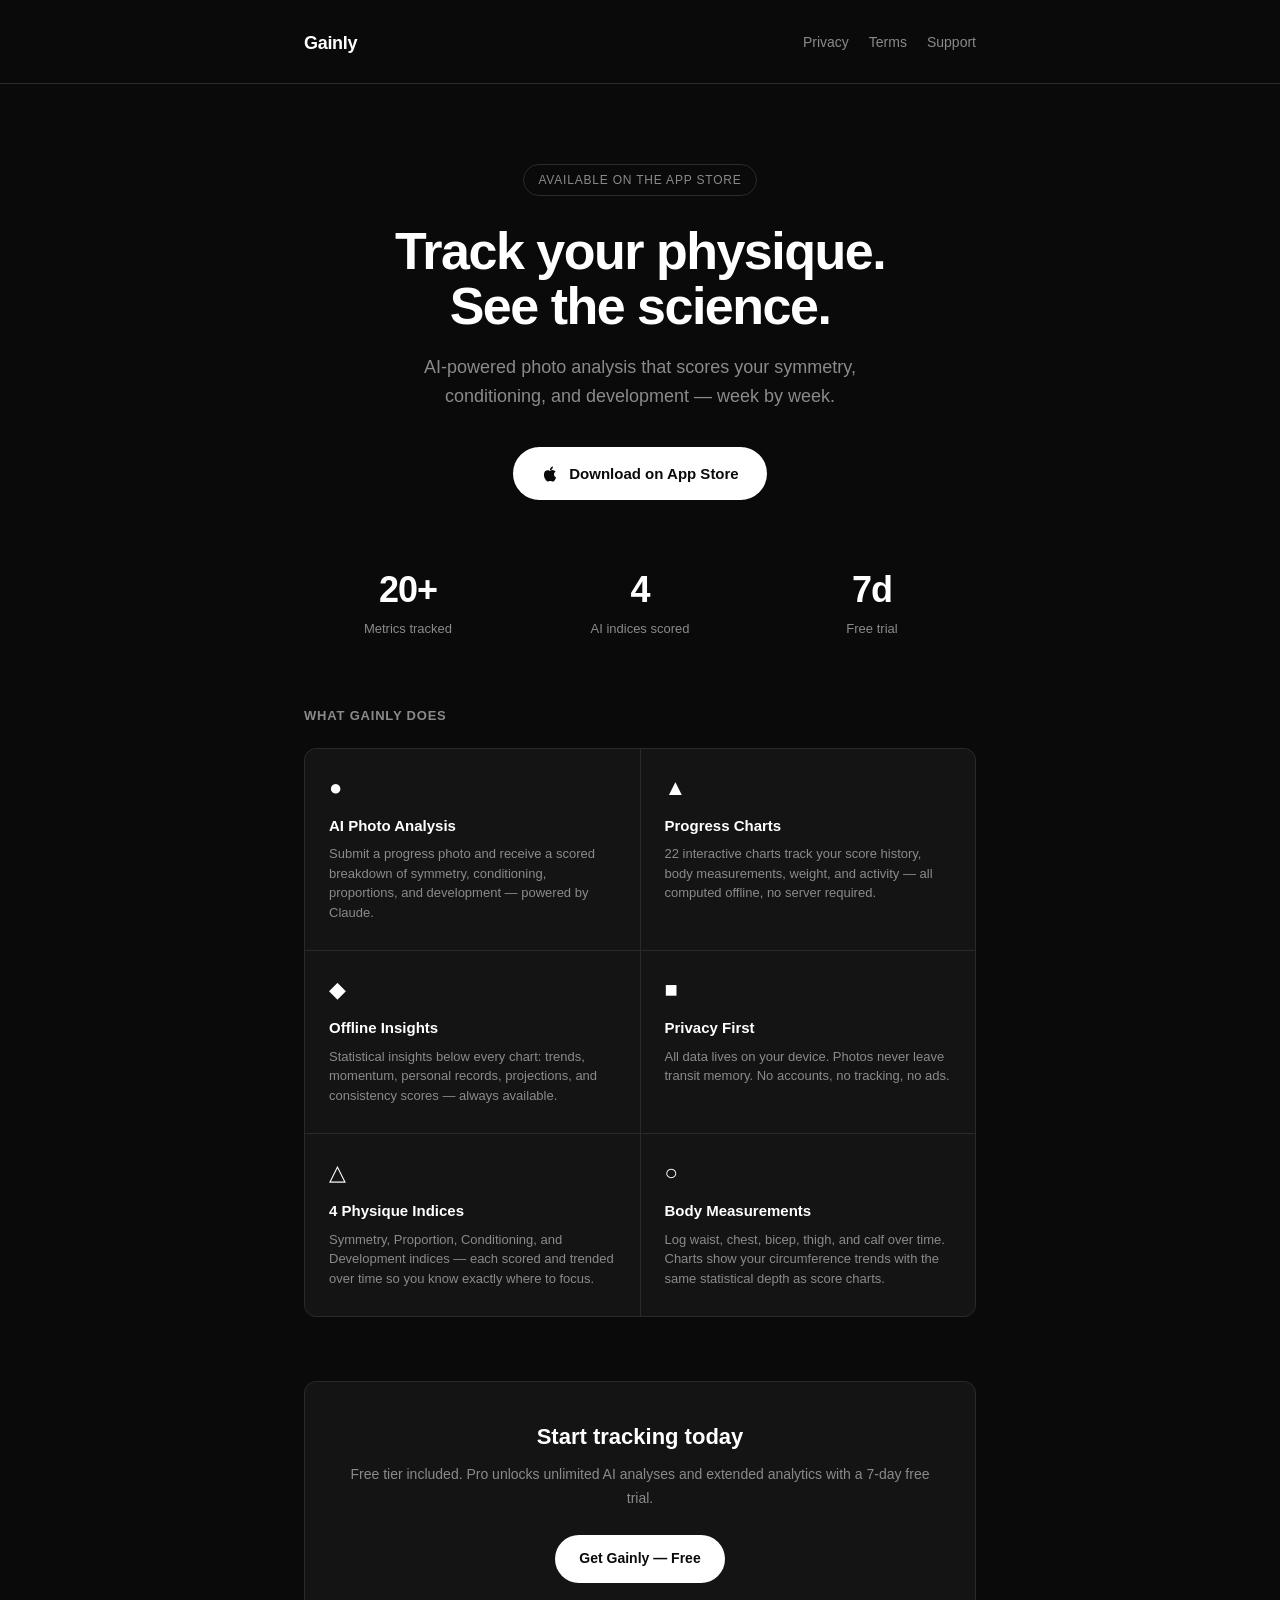
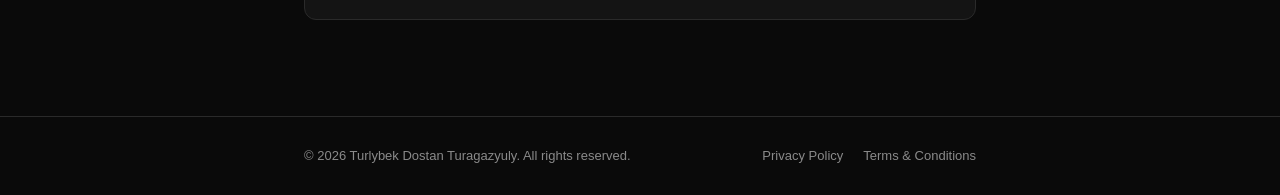
<file: index.html>
<!DOCTYPE html>
<html lang="en">
<head>
  <meta charset="UTF-8" />
  <meta name="viewport" content="width=device-width, initial-scale=1.0" />
  <title>Gainly — AI Fitness Progress Tracker</title>
  <meta name="description" content="Track your physique with AI-powered photo analysis. See exactly where you stand, what's improving, and where to focus next." />
  <link rel="stylesheet" href="style.css" />
</head>
<body>

<header>
  <div class="header-inner">
    <a class="logo" href="index.html">
      <span class="logo-name">Gainly</span>
    </a>
    <nav class="header-nav">
      <a class="header-link" href="privacy.html">Privacy</a>
      <a class="header-link" href="terms.html">Terms</a>
      <a class="header-link" href="support.html">Support</a>
    </nav>
  </div>
</header>

<main style="max-width:720px;margin:0 auto;padding:0 24px 96px;">

  <!-- HERO -->
  <section class="hero">
    <span class="hero-badge">Available on the App Store</span>
    <h1>Track your physique.<br>See the science.</h1>
    <p>AI-powered photo analysis that scores your symmetry, conditioning, and development — week by week.</p>
    <a class="hero-cta" href="https://apps.apple.com/app/id6769449376" target="_blank" rel="noopener">
      <svg width="18" height="18" viewBox="0 0 24 24" fill="currentColor" xmlns="http://www.w3.org/2000/svg">
        <path d="M18.71 19.5c-.83 1.24-1.71 2.45-3.05 2.47-1.34.03-1.77-.79-3.29-.79-1.53 0-2 .77-3.27.82-1.31.05-2.3-1.32-3.14-2.53C4.25 17 2.94 12.45 4.7 9.39c.87-1.52 2.43-2.48 4.12-2.51 1.28-.02 2.5.87 3.29.87.78 0 2.26-1.07 3.8-.91.65.03 2.47.26 3.64 1.98-.09.06-2.17 1.28-2.15 3.81.03 3.02 2.65 4.03 2.68 4.04-.03.07-.42 1.44-1.38 2.83M13 3.5c.73-.83 1.94-1.46 2.94-1.5.13 1.17-.34 2.35-1.04 3.19-.69.85-1.83 1.51-2.95 1.42-.15-1.15.41-2.35 1.05-3.11z"/>
      </svg>
      Download on App Store
    </a>
  </section>

  <!-- STATS -->
  <div class="stats">
    <div>
      <span class="stat-value">20+</span>
      <span class="stat-label">Metrics tracked</span>
    </div>
    <div>
      <span class="stat-value">4</span>
      <span class="stat-label">AI indices scored</span>
    </div>
    <div>
      <span class="stat-value">7d</span>
      <span class="stat-label">Free trial</span>
    </div>
  </div>

  <!-- FEATURES -->
  <p class="section-heading">What Gainly does</p>
  <div class="features">
    <div class="feature">
      <span class="feature-icon">&#9679;</span>
      <h3>AI Photo Analysis</h3>
      <p>Submit a progress photo and receive a scored breakdown of symmetry, conditioning, proportions, and development — powered by Claude.</p>
    </div>
    <div class="feature">
      <span class="feature-icon">&#9650;</span>
      <h3>Progress Charts</h3>
      <p>22 interactive charts track your score history, body measurements, weight, and activity — all computed offline, no server required.</p>
    </div>
    <div class="feature">
      <span class="feature-icon">&#9670;</span>
      <h3>Offline Insights</h3>
      <p>Statistical insights below every chart: trends, momentum, personal records, projections, and consistency scores — always available.</p>
    </div>
    <div class="feature">
      <span class="feature-icon">&#9632;</span>
      <h3>Privacy First</h3>
      <p>All data lives on your device. Photos never leave transit memory. No accounts, no tracking, no ads.</p>
    </div>
    <div class="feature">
      <span class="feature-icon">&#9651;</span>
      <h3>4 Physique Indices</h3>
      <p>Symmetry, Proportion, Conditioning, and Development indices — each scored and trended over time so you know exactly where to focus.</p>
    </div>
    <div class="feature">
      <span class="feature-icon">&#9675;</span>
      <h3>Body Measurements</h3>
      <p>Log waist, chest, bicep, thigh, and calf over time. Charts show your circumference trends with the same statistical depth as score charts.</p>
    </div>
  </div>

  <!-- CTA STRIP -->
  <div class="cta-strip">
    <h2>Start tracking today</h2>
    <p>Free tier included. Pro unlocks unlimited AI analyses and extended analytics with a 7-day free trial.</p>
    <a class="btn-primary" href="https://apps.apple.com/app/id6769449376" target="_blank" rel="noopener">
      Get Gainly — Free
    </a>
  </div>

</main>

<footer>
  <div class="footer-inner">
    <p>© 2026 Turlybek Dostan Turagazyuly. All rights reserved.</p>
    <div class="footer-links">
      <a href="privacy.html">Privacy Policy</a>
      <a href="terms.html">Terms &amp; Conditions</a>
    </div>
  </div>
</footer>

</body>
</html>
</file>
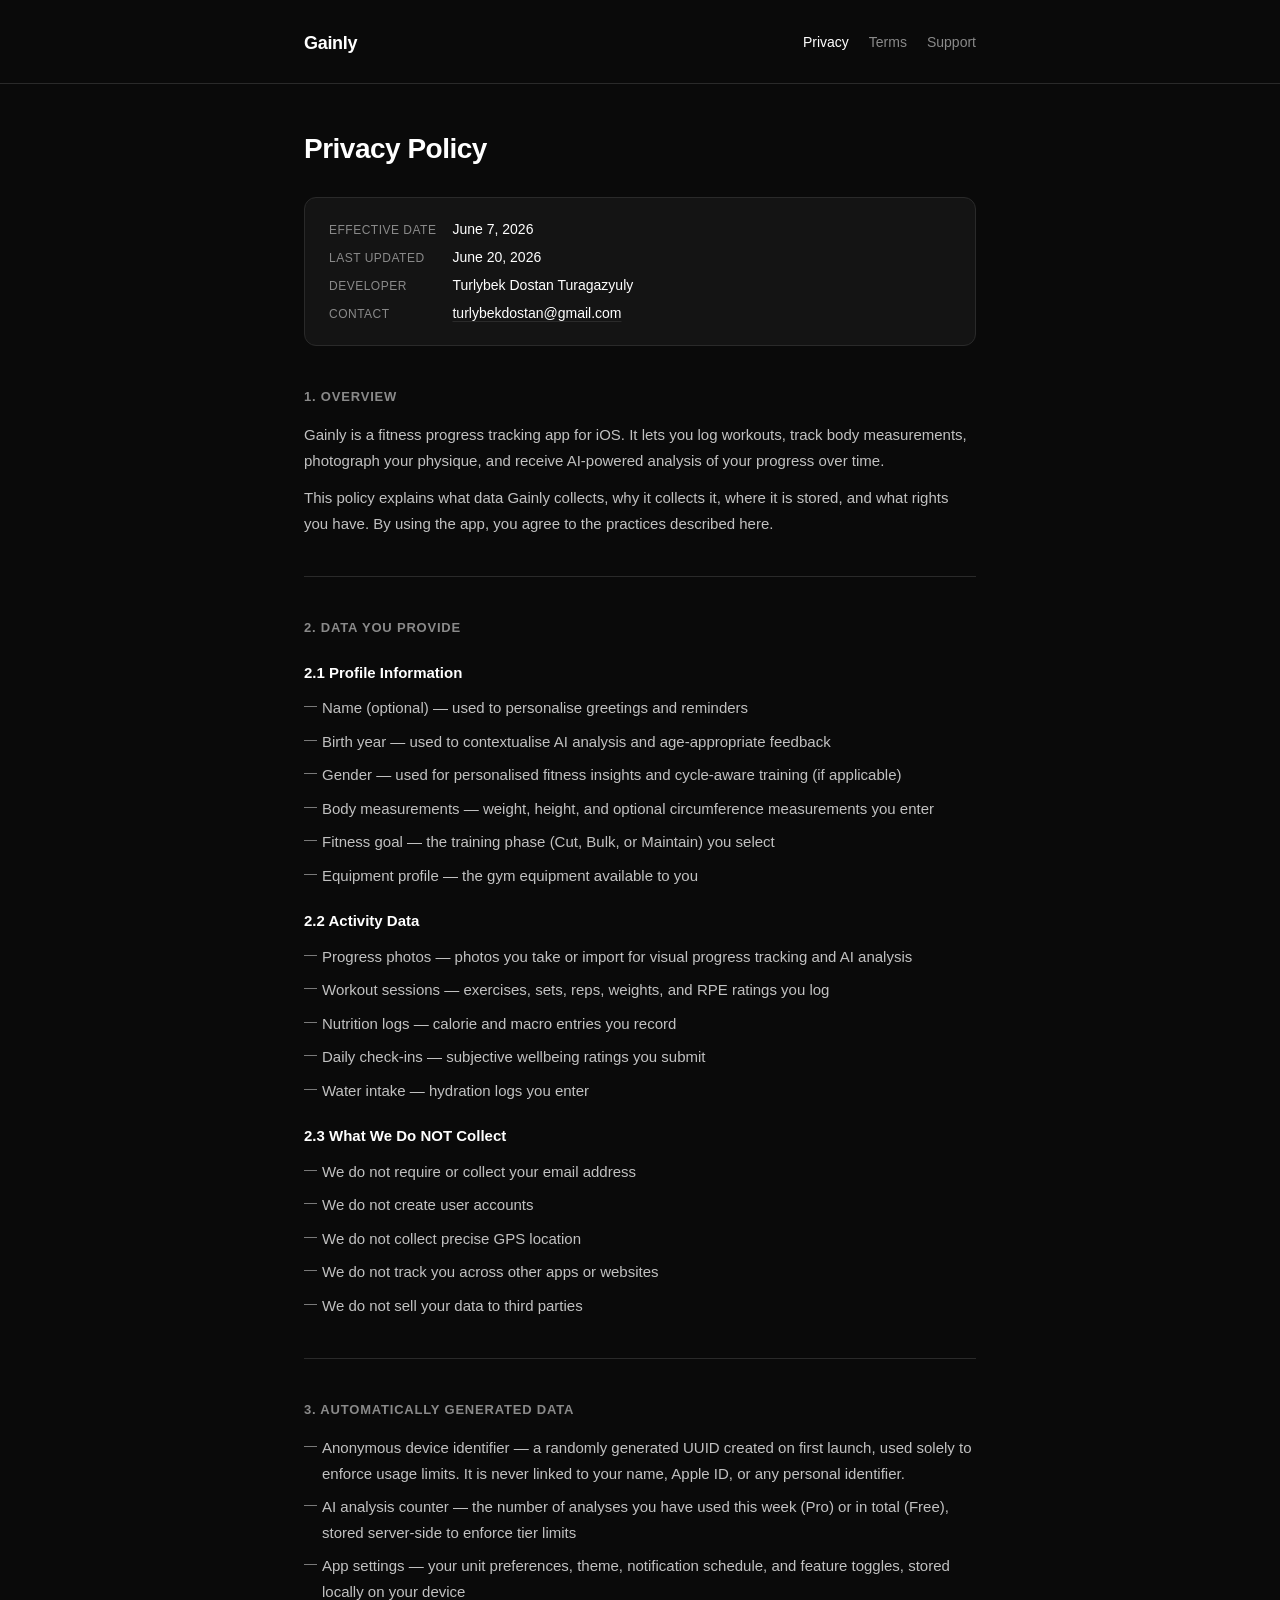
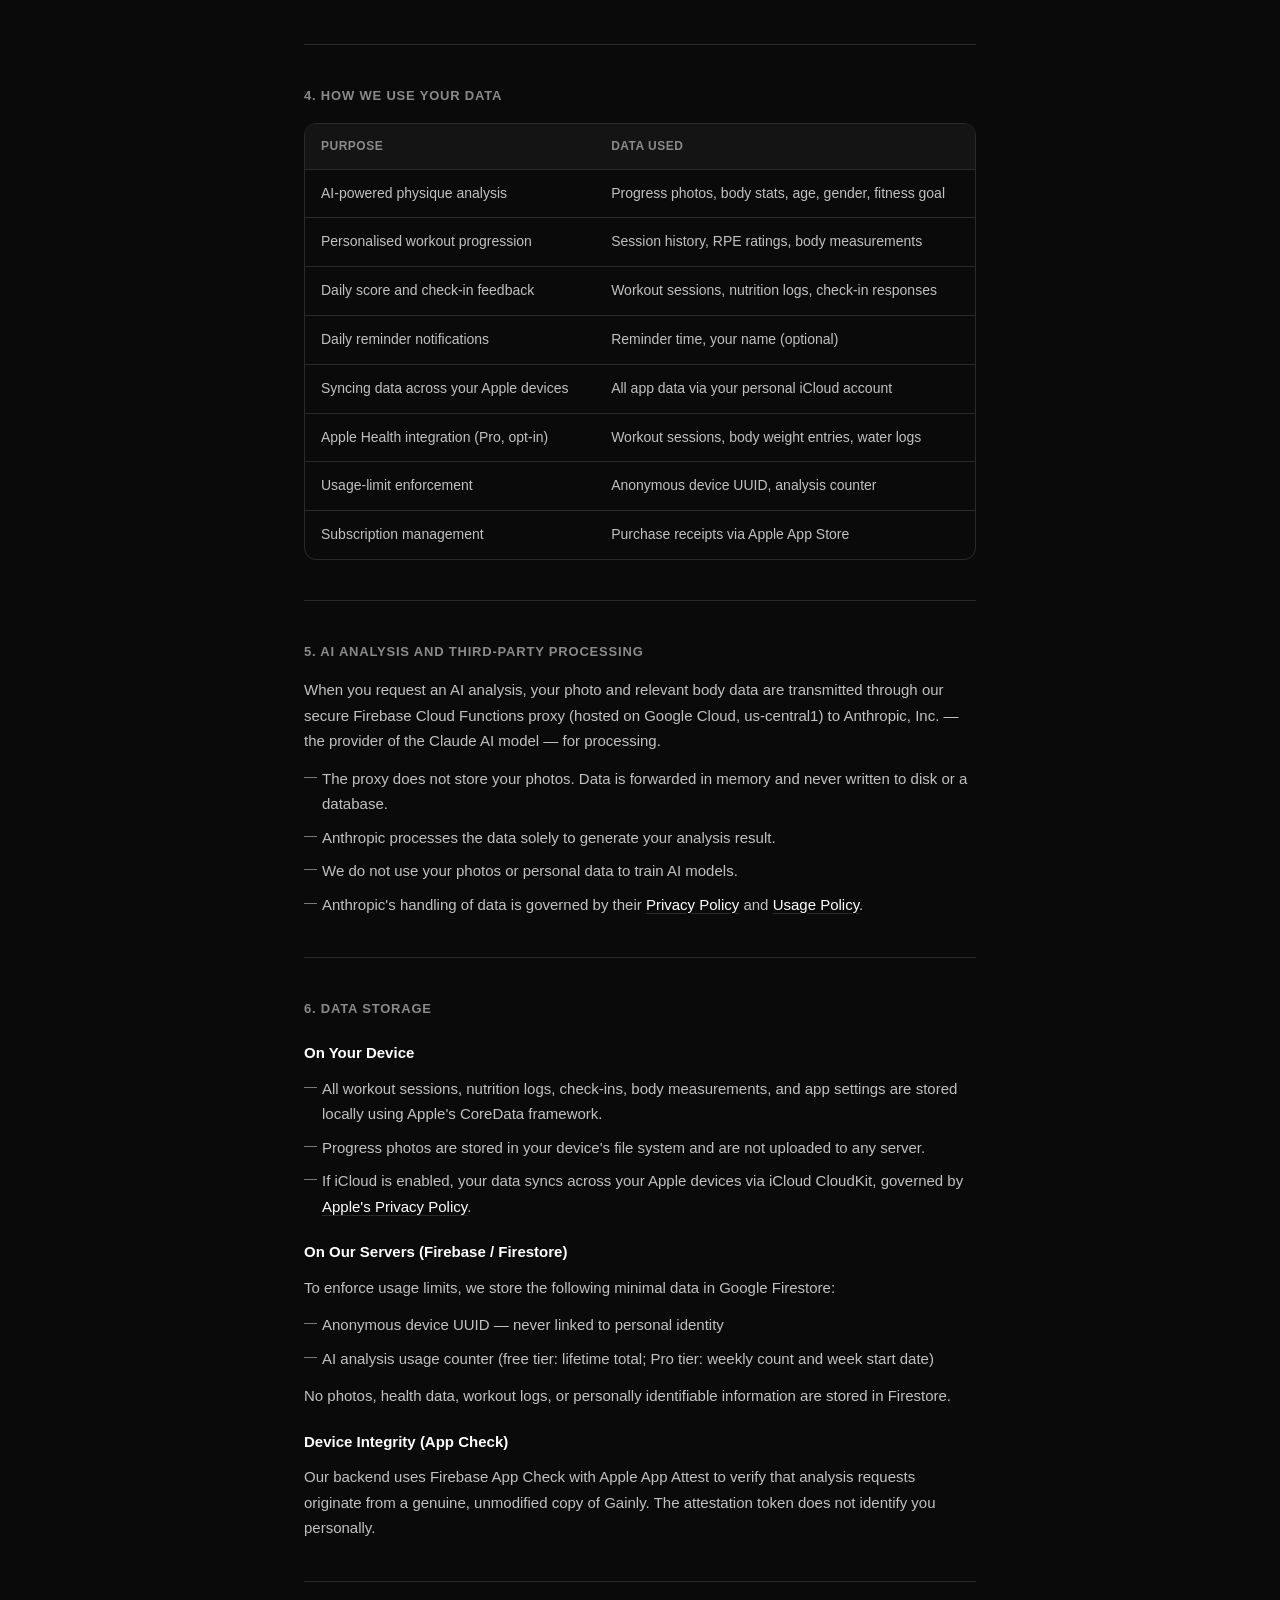
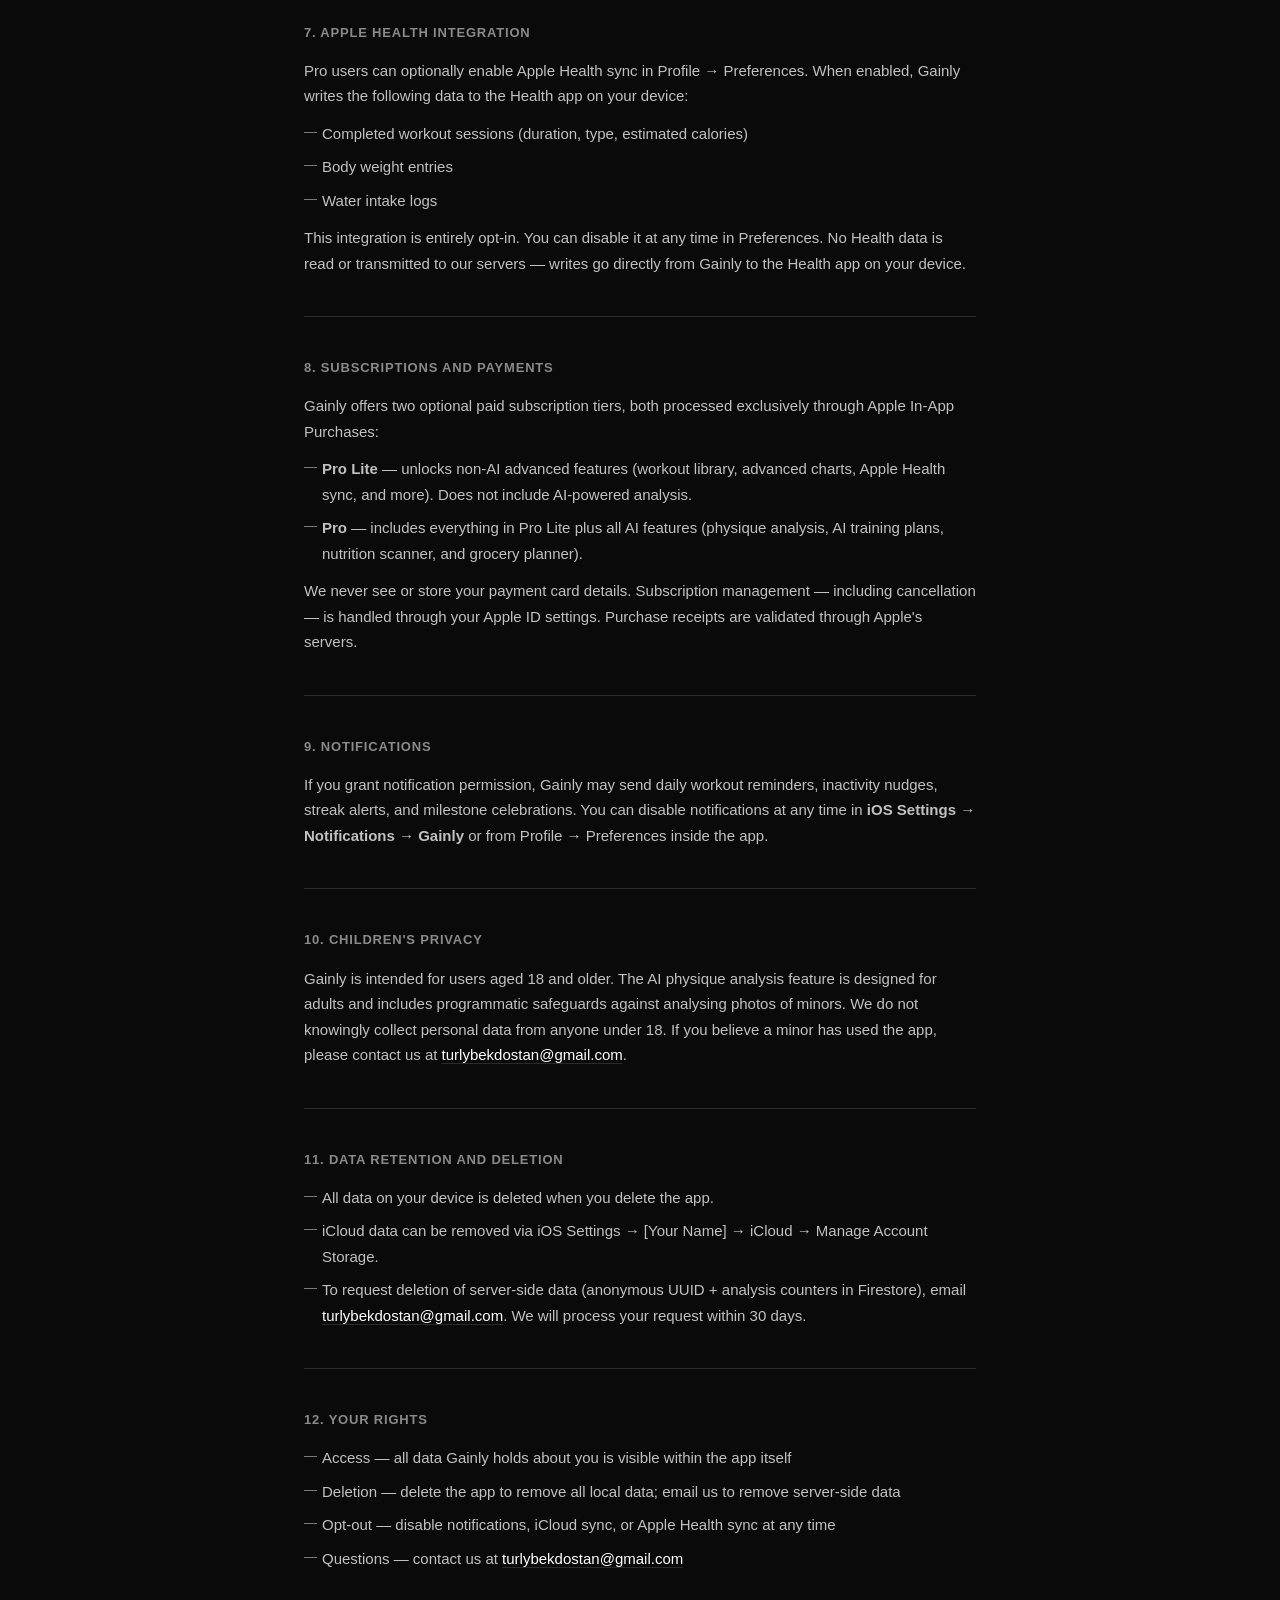
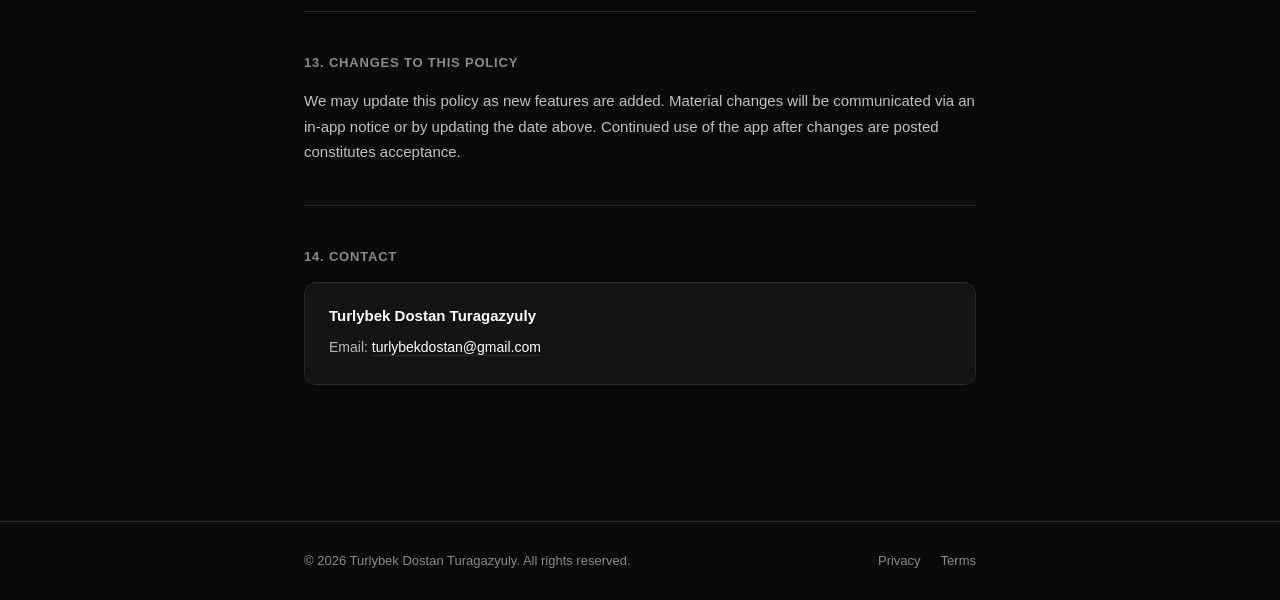
<file: privacy.html>
<!DOCTYPE html>
<html lang="en">
<head>
  <meta charset="UTF-8" />
  <meta name="viewport" content="width=device-width, initial-scale=1.0" />
  <title>Privacy Policy — Gainly</title>
  <link rel="stylesheet" href="style.css" />
</head>
<body>

<header>
  <div class="header-inner">
    <a class="logo" href="index.html">
      <span class="logo-name">Gainly</span>
    </a>
    <nav class="header-nav">
      <a class="header-link" href="privacy.html" style="color:var(--text)">Privacy</a>
      <a class="header-link" href="terms.html">Terms</a>
      <a class="header-link" href="support.html">Support</a>
    </nav>
  </div>
</header>

<main>

  <h1>Privacy Policy</h1>

  <dl class="doc-meta">
    <dt>Effective Date</dt><dd>June 7, 2026</dd>
    <dt>Last Updated</dt><dd>June 20, 2026</dd>
    <dt>Developer</dt><dd>Turlybek Dostan Turagazyuly</dd>
    <dt>Contact</dt><dd><a href="mailto:turlybekdostan@gmail.com">turlybekdostan@gmail.com</a></dd>
  </dl>

  <div class="section">
    <h2>1. Overview</h2>
    <p>Gainly is a fitness progress tracking app for iOS. It lets you log workouts, track body measurements, photograph your physique, and receive AI-powered analysis of your progress over time.</p>
    <p>This policy explains what data Gainly collects, why it collects it, where it is stored, and what rights you have. By using the app, you agree to the practices described here.</p>
  </div>

  <div class="section-divider"></div>

  <div class="section">
    <h2>2. Data You Provide</h2>

    <h3>2.1 Profile Information</h3>
    <ul>
      <li>Name (optional) — used to personalise greetings and reminders</li>
      <li>Birth year — used to contextualise AI analysis and age-appropriate feedback</li>
      <li>Gender — used for personalised fitness insights and cycle-aware training (if applicable)</li>
      <li>Body measurements — weight, height, and optional circumference measurements you enter</li>
      <li>Fitness goal — the training phase (Cut, Bulk, or Maintain) you select</li>
      <li>Equipment profile — the gym equipment available to you</li>
    </ul>

    <h3>2.2 Activity Data</h3>
    <ul>
      <li>Progress photos — photos you take or import for visual progress tracking and AI analysis</li>
      <li>Workout sessions — exercises, sets, reps, weights, and RPE ratings you log</li>
      <li>Nutrition logs — calorie and macro entries you record</li>
      <li>Daily check-ins — subjective wellbeing ratings you submit</li>
      <li>Water intake — hydration logs you enter</li>
    </ul>

    <h3>2.3 What We Do NOT Collect</h3>
    <ul>
      <li>We do not require or collect your email address</li>
      <li>We do not create user accounts</li>
      <li>We do not collect precise GPS location</li>
      <li>We do not track you across other apps or websites</li>
      <li>We do not sell your data to third parties</li>
    </ul>
  </div>

  <div class="section-divider"></div>

  <div class="section">
    <h2>3. Automatically Generated Data</h2>
    <ul>
      <li>Anonymous device identifier — a randomly generated UUID created on first launch, used solely to enforce usage limits. It is never linked to your name, Apple ID, or any personal identifier.</li>
      <li>AI analysis counter — the number of analyses you have used this week (Pro) or in total (Free), stored server-side to enforce tier limits</li>
      <li>App settings — your unit preferences, theme, notification schedule, and feature toggles, stored locally on your device</li>
    </ul>
  </div>

  <div class="section-divider"></div>

  <div class="section">
    <h2>4. How We Use Your Data</h2>
    <div class="table-wrap">
      <table>
        <thead>
          <tr>
            <th>Purpose</th>
            <th>Data Used</th>
          </tr>
        </thead>
        <tbody>
          <tr>
            <td>AI-powered physique analysis</td>
            <td>Progress photos, body stats, age, gender, fitness goal</td>
          </tr>
          <tr>
            <td>Personalised workout progression</td>
            <td>Session history, RPE ratings, body measurements</td>
          </tr>
          <tr>
            <td>Daily score and check-in feedback</td>
            <td>Workout sessions, nutrition logs, check-in responses</td>
          </tr>
          <tr>
            <td>Daily reminder notifications</td>
            <td>Reminder time, your name (optional)</td>
          </tr>
          <tr>
            <td>Syncing data across your Apple devices</td>
            <td>All app data via your personal iCloud account</td>
          </tr>
          <tr>
            <td>Apple Health integration (Pro, opt-in)</td>
            <td>Workout sessions, body weight entries, water logs</td>
          </tr>
          <tr>
            <td>Usage-limit enforcement</td>
            <td>Anonymous device UUID, analysis counter</td>
          </tr>
          <tr>
            <td>Subscription management</td>
            <td>Purchase receipts via Apple App Store</td>
          </tr>
        </tbody>
      </table>
    </div>
  </div>

  <div class="section-divider"></div>

  <div class="section">
    <h2>5. AI Analysis and Third-Party Processing</h2>
    <p>When you request an AI analysis, your photo and relevant body data are transmitted through our secure Firebase Cloud Functions proxy (hosted on Google Cloud, us-central1) to Anthropic, Inc. — the provider of the Claude AI model — for processing.</p>
    <ul>
      <li>The proxy does not store your photos. Data is forwarded in memory and never written to disk or a database.</li>
      <li>Anthropic processes the data solely to generate your analysis result.</li>
      <li>We do not use your photos or personal data to train AI models.</li>
      <li>Anthropic's handling of data is governed by their <a href="https://www.anthropic.com/privacy" target="_blank" rel="noopener">Privacy Policy</a> and <a href="https://www.anthropic.com/legal/usage-policy" target="_blank" rel="noopener">Usage Policy</a>.</li>
    </ul>
  </div>

  <div class="section-divider"></div>

  <div class="section">
    <h2>6. Data Storage</h2>

    <h3>On Your Device</h3>
    <ul>
      <li>All workout sessions, nutrition logs, check-ins, body measurements, and app settings are stored locally using Apple's CoreData framework.</li>
      <li>Progress photos are stored in your device's file system and are not uploaded to any server.</li>
      <li>If iCloud is enabled, your data syncs across your Apple devices via iCloud CloudKit, governed by <a href="https://www.apple.com/legal/privacy/" target="_blank" rel="noopener">Apple's Privacy Policy</a>.</li>
    </ul>

    <h3>On Our Servers (Firebase / Firestore)</h3>
    <p>To enforce usage limits, we store the following minimal data in Google Firestore:</p>
    <ul>
      <li>Anonymous device UUID — never linked to personal identity</li>
      <li>AI analysis usage counter (free tier: lifetime total; Pro tier: weekly count and week start date)</li>
    </ul>
    <p>No photos, health data, workout logs, or personally identifiable information are stored in Firestore.</p>

    <h3>Device Integrity (App Check)</h3>
    <p>Our backend uses Firebase App Check with Apple App Attest to verify that analysis requests originate from a genuine, unmodified copy of Gainly. The attestation token does not identify you personally.</p>
  </div>

  <div class="section-divider"></div>

  <div class="section">
    <h2>7. Apple Health Integration</h2>
    <p>Pro users can optionally enable Apple Health sync in Profile → Preferences. When enabled, Gainly writes the following data to the Health app on your device:</p>
    <ul>
      <li>Completed workout sessions (duration, type, estimated calories)</li>
      <li>Body weight entries</li>
      <li>Water intake logs</li>
    </ul>
    <p>This integration is entirely opt-in. You can disable it at any time in Preferences. No Health data is read or transmitted to our servers — writes go directly from Gainly to the Health app on your device.</p>
  </div>

  <div class="section-divider"></div>

  <div class="section">
    <h2>8. Subscriptions and Payments</h2>
    <p>Gainly offers two optional paid subscription tiers, both processed exclusively through Apple In-App Purchases:</p>
    <ul>
      <li><strong>Pro Lite</strong> — unlocks non-AI advanced features (workout library, advanced charts, Apple Health sync, and more). Does not include AI-powered analysis.</li>
      <li><strong>Pro</strong> — includes everything in Pro Lite plus all AI features (physique analysis, AI training plans, nutrition scanner, and grocery planner).</li>
    </ul>
    <p>We never see or store your payment card details. Subscription management — including cancellation — is handled through your Apple ID settings. Purchase receipts are validated through Apple's servers.</p>
  </div>

  <div class="section-divider"></div>

  <div class="section">
    <h2>9. Notifications</h2>
    <p>If you grant notification permission, Gainly may send daily workout reminders, inactivity nudges, streak alerts, and milestone celebrations. You can disable notifications at any time in <strong>iOS Settings → Notifications → Gainly</strong> or from Profile → Preferences inside the app.</p>
  </div>

  <div class="section-divider"></div>

  <div class="section">
    <h2>10. Children's Privacy</h2>
    <p>Gainly is intended for users aged 18 and older. The AI physique analysis feature is designed for adults and includes programmatic safeguards against analysing photos of minors. We do not knowingly collect personal data from anyone under 18. If you believe a minor has used the app, please contact us at <a href="mailto:turlybekdostan@gmail.com">turlybekdostan@gmail.com</a>.</p>
  </div>

  <div class="section-divider"></div>

  <div class="section">
    <h2>11. Data Retention and Deletion</h2>
    <ul>
      <li>All data on your device is deleted when you delete the app.</li>
      <li>iCloud data can be removed via iOS Settings → [Your Name] → iCloud → Manage Account Storage.</li>
      <li>To request deletion of server-side data (anonymous UUID + analysis counters in Firestore), email <a href="mailto:turlybekdostan@gmail.com">turlybekdostan@gmail.com</a>. We will process your request within 30 days.</li>
    </ul>
  </div>

  <div class="section-divider"></div>

  <div class="section">
    <h2>12. Your Rights</h2>
    <ul>
      <li>Access — all data Gainly holds about you is visible within the app itself</li>
      <li>Deletion — delete the app to remove all local data; email us to remove server-side data</li>
      <li>Opt-out — disable notifications, iCloud sync, or Apple Health sync at any time</li>
      <li>Questions — contact us at <a href="mailto:turlybekdostan@gmail.com">turlybekdostan@gmail.com</a></li>
    </ul>
  </div>

  <div class="section-divider"></div>

  <div class="section">
    <h2>13. Changes to This Policy</h2>
    <p>We may update this policy as new features are added. Material changes will be communicated via an in-app notice or by updating the date above. Continued use of the app after changes are posted constitutes acceptance.</p>
  </div>

  <div class="section-divider"></div>

  <div class="section">
    <h2>14. Contact</h2>
    <div class="contact-card">
      <strong>Turlybek Dostan Turagazyuly</strong>
      <p>Email: <a href="mailto:turlybekdostan@gmail.com">turlybekdostan@gmail.com</a></p>
    </div>
  </div>

</main>

<footer>
  <div class="footer-inner">
    <p>© 2026 Turlybek Dostan Turagazyuly. All rights reserved.</p>
    <div class="footer-links">
      <a href="privacy.html">Privacy</a>
      <a href="terms.html">Terms</a>
    </div>
  </div>
</footer>

</body>
</html>
</file>
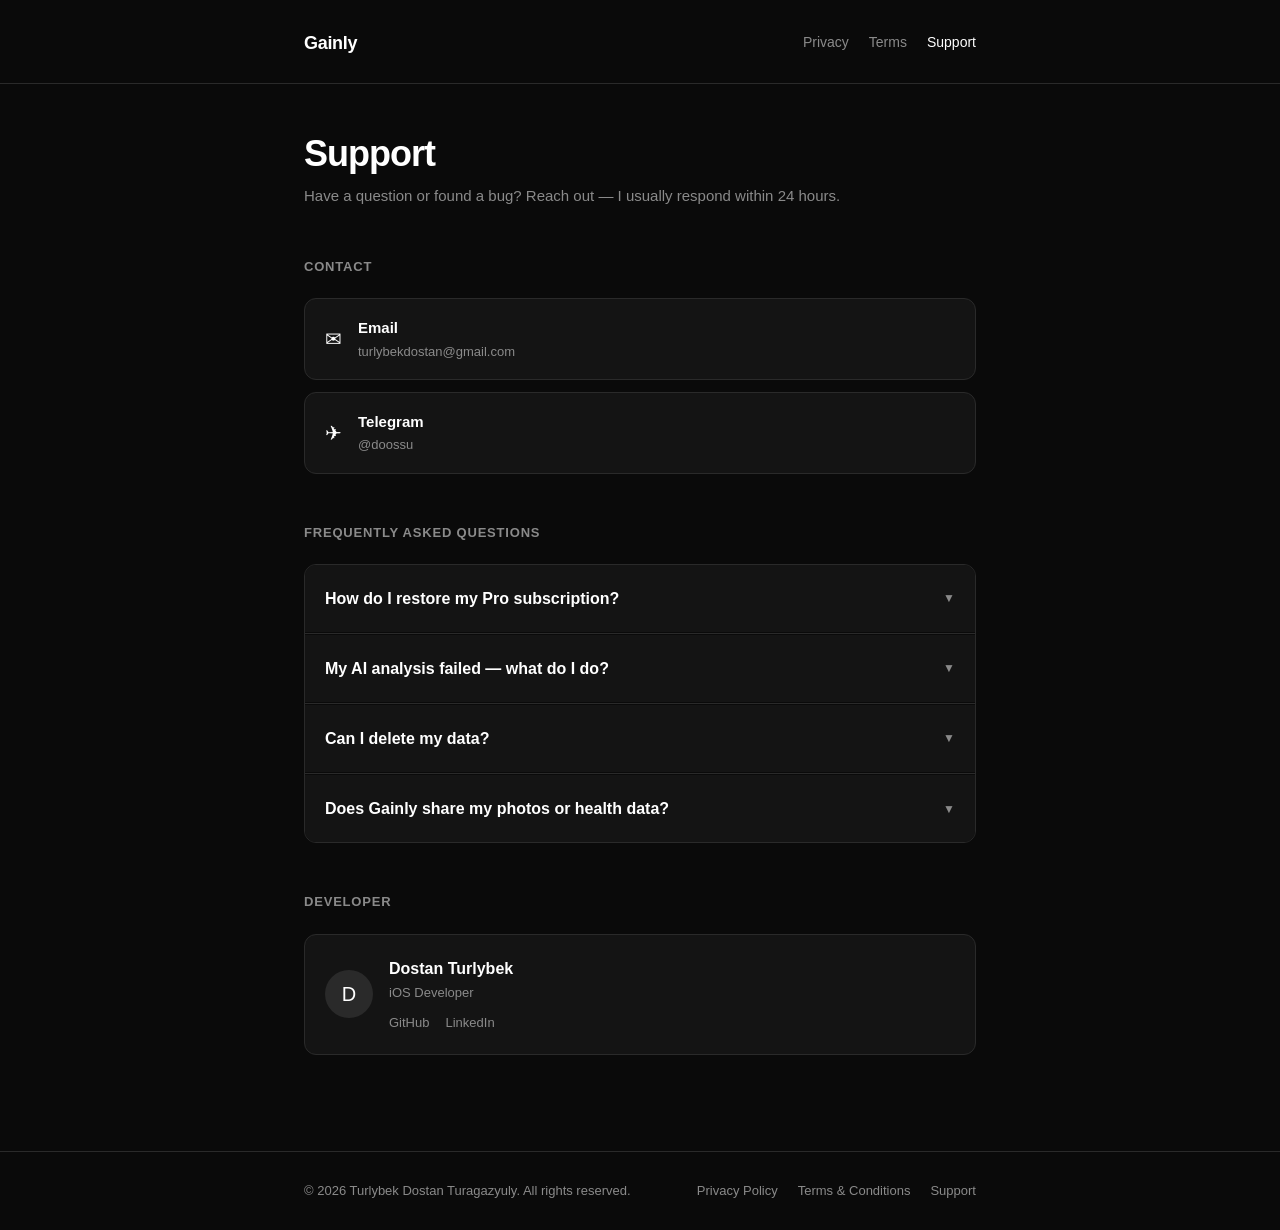
<file: support.html>
<!DOCTYPE html>
<html lang="en">
<head>
  <meta charset="UTF-8" />
  <meta name="viewport" content="width=device-width, initial-scale=1.0" />
  <title>Support — Gainly</title>
  <meta name="description" content="Get help with Gainly — AI Fitness Progress Tracker." />
  <link rel="stylesheet" href="style.css" />
</head>
<body>

<header>
  <div class="header-inner">
    <a class="logo" href="index.html">
      <span class="logo-name">Gainly</span>
    </a>
    <nav class="header-nav">
      <a class="header-link" href="privacy.html">Privacy</a>
      <a class="header-link" href="terms.html">Terms</a>
      <a class="header-link" href="support.html" style="color:#fff;">Support</a>
    </nav>
  </div>
</header>

<main style="max-width:720px;margin:0 auto;padding:48px 24px 96px;">

  <h1 style="font-size:36px;font-weight:800;letter-spacing:-1px;margin-bottom:8px;">Support</h1>
  <p style="color:var(--muted);margin-bottom:48px;">Have a question or found a bug? Reach out — I usually respond within 24 hours.</p>

  <!-- CONTACT -->
  <section style="margin-bottom:48px;">
    <p class="section-heading">Contact</p>
    <div style="display:flex;flex-direction:column;gap:12px;">

      <a href="mailto:turlybekdostan@gmail.com" style="display:flex;align-items:center;gap:16px;background:var(--surface);border:1px solid var(--border);border-radius:var(--radius);padding:16px 20px;text-decoration:none;color:var(--text);">
        <span style="font-size:20px;">✉</span>
        <div>
          <div style="font-weight:600;font-size:15px;">Email</div>
          <div style="color:var(--muted);font-size:13px;">turlybekdostan@gmail.com</div>
        </div>
      </a>

      <a href="https://t.me/doossu" target="_blank" rel="noopener" style="display:flex;align-items:center;gap:16px;background:var(--surface);border:1px solid var(--border);border-radius:var(--radius);padding:16px 20px;text-decoration:none;color:var(--text);">
        <span style="font-size:20px;">✈</span>
        <div>
          <div style="font-weight:600;font-size:15px;">Telegram</div>
          <div style="color:var(--muted);font-size:13px;">@doossu</div>
        </div>
      </a>

    </div>
  </section>

  <!-- FAQ -->
  <section style="margin-bottom:48px;">
    <p class="section-heading">Frequently asked questions</p>
    <div style="display:flex;flex-direction:column;gap:1px;border:1px solid var(--border);border-radius:var(--radius);overflow:hidden;">

      <details style="background:var(--surface);padding:20px;">
        <summary style="font-weight:600;cursor:pointer;list-style:none;display:flex;justify-content:space-between;align-items:center;">
          How do I restore my Pro subscription?
          <span style="color:var(--muted);font-size:12px;">▼</span>
        </summary>
        <p style="margin-top:12px;color:var(--muted);font-size:14px;">Go to Profile → Subscription → Restore Purchases. Make sure you are signed in with the same Apple ID used for the original purchase.</p>
      </details>

      <div style="height:1px;background:var(--border);"></div>

      <details style="background:var(--surface);padding:20px;">
        <summary style="font-weight:600;cursor:pointer;list-style:none;display:flex;justify-content:space-between;align-items:center;">
          My AI analysis failed — what do I do?
          <span style="color:var(--muted);font-size:12px;">▼</span>
        </summary>
        <p style="margin-top:12px;color:var(--muted);font-size:14px;">Check your internet connection and try again. Make sure the photo shows your full body in good lighting. If the issue persists, please email me with a description of the error.</p>
      </details>

      <div style="height:1px;background:var(--border);"></div>

      <details style="background:var(--surface);padding:20px;">
        <summary style="font-weight:600;cursor:pointer;list-style:none;display:flex;justify-content:space-between;align-items:center;">
          Can I delete my data?
          <span style="color:var(--muted);font-size:12px;">▼</span>
        </summary>
        <p style="margin-top:12px;color:var(--muted);font-size:14px;">All data is stored locally on your device. To delete everything, go to Profile → scroll to the bottom → Delete Account. You can also delete the app to remove all local data.</p>
      </details>

      <div style="height:1px;background:var(--border);"></div>

      <details style="background:var(--surface);padding:20px;">
        <summary style="font-weight:600;cursor:pointer;list-style:none;display:flex;justify-content:space-between;align-items:center;">
          Does Gainly share my photos or health data?
          <span style="color:var(--muted);font-size:12px;">▼</span>
        </summary>
        <p style="margin-top:12px;color:var(--muted);font-size:14px;">No. Photos are sent to the AI model only during analysis and are never stored on a server. Health data from Apple Health never leaves your device. See our <a href="privacy.html" style="color:var(--text);">Privacy Policy</a> for full details.</p>
      </details>

    </div>
  </section>

  <!-- DEVELOPER -->
  <section>
    <p class="section-heading">Developer</p>
    <div style="background:var(--surface);border:1px solid var(--border);border-radius:var(--radius);padding:20px;display:flex;align-items:center;gap:16px;">
      <div style="width:48px;height:48px;border-radius:50%;background:var(--border);display:flex;align-items:center;justify-content:center;font-size:20px;flex-shrink:0;">D</div>
      <div>
        <div style="font-weight:600;">Dostan Turlybek</div>
        <div style="color:var(--muted);font-size:13px;">iOS Developer</div>
        <div style="display:flex;gap:16px;margin-top:8px;">
          <a href="https://github.com/dostanT" target="_blank" rel="noopener" style="color:var(--muted);font-size:13px;text-decoration:none;">GitHub</a>
          <a href="https://www.linkedin.com/in/dostant/" target="_blank" rel="noopener" style="color:var(--muted);font-size:13px;text-decoration:none;">LinkedIn</a>
        </div>
      </div>
    </div>
  </section>

</main>

<footer>
  <div class="footer-inner">
    <p>© 2026 Turlybek Dostan Turagazyuly. All rights reserved.</p>
    <div class="footer-links">
      <a href="privacy.html">Privacy Policy</a>
      <a href="terms.html">Terms &amp; Conditions</a>
      <a href="support.html">Support</a>
    </div>
  </div>
</footer>

</body>
</html>
</file>
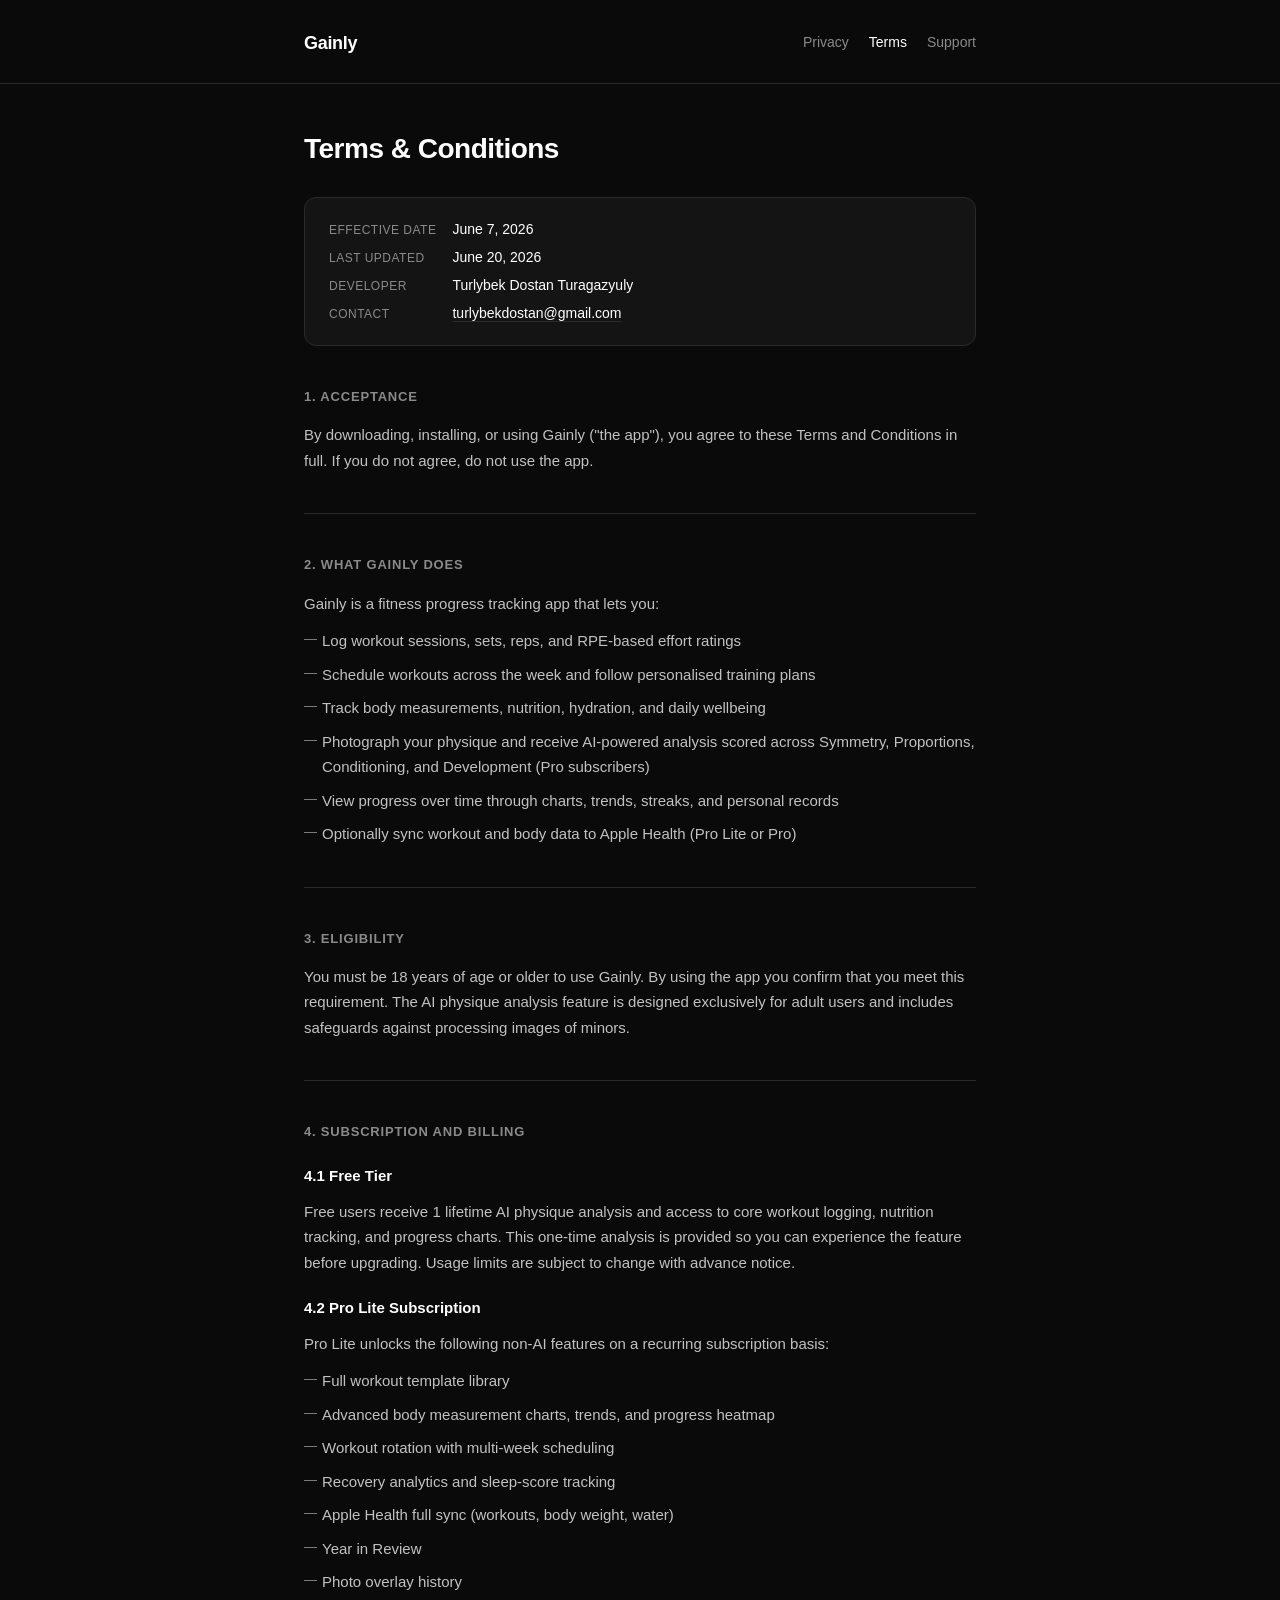
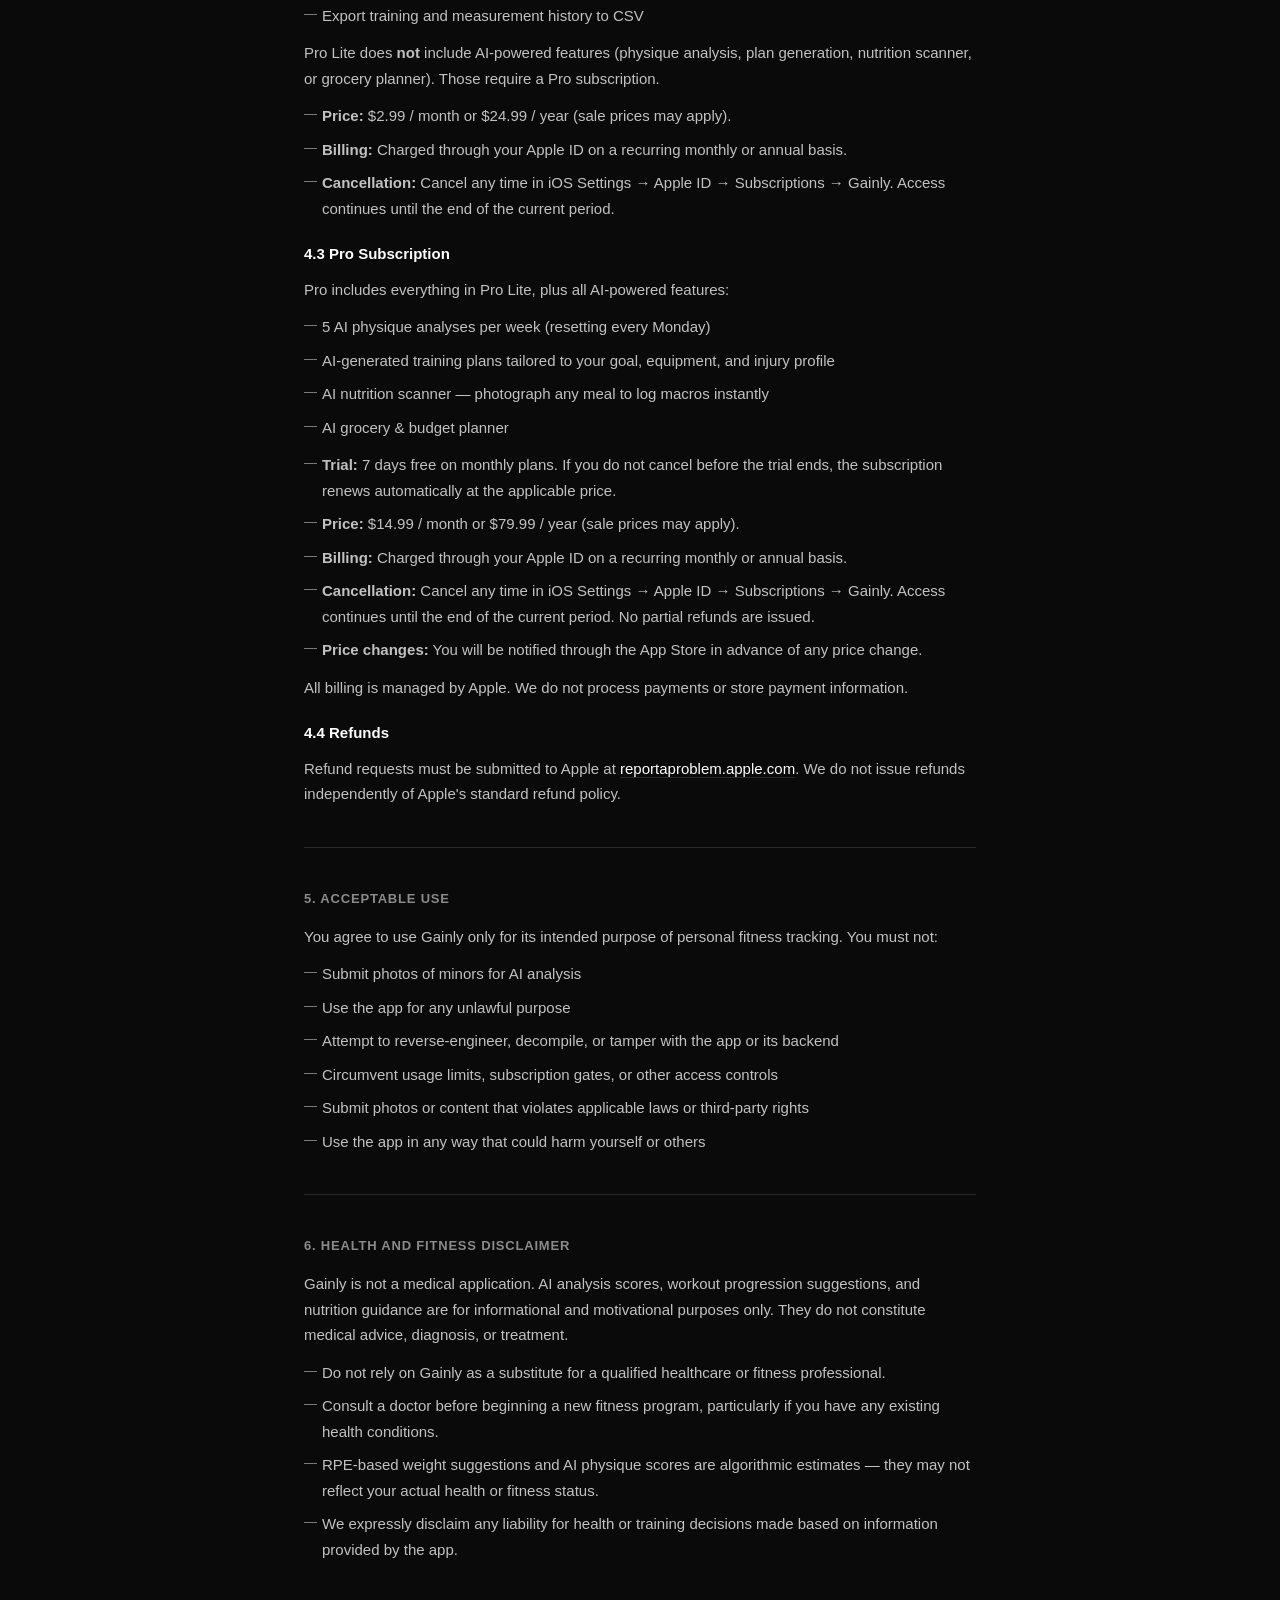
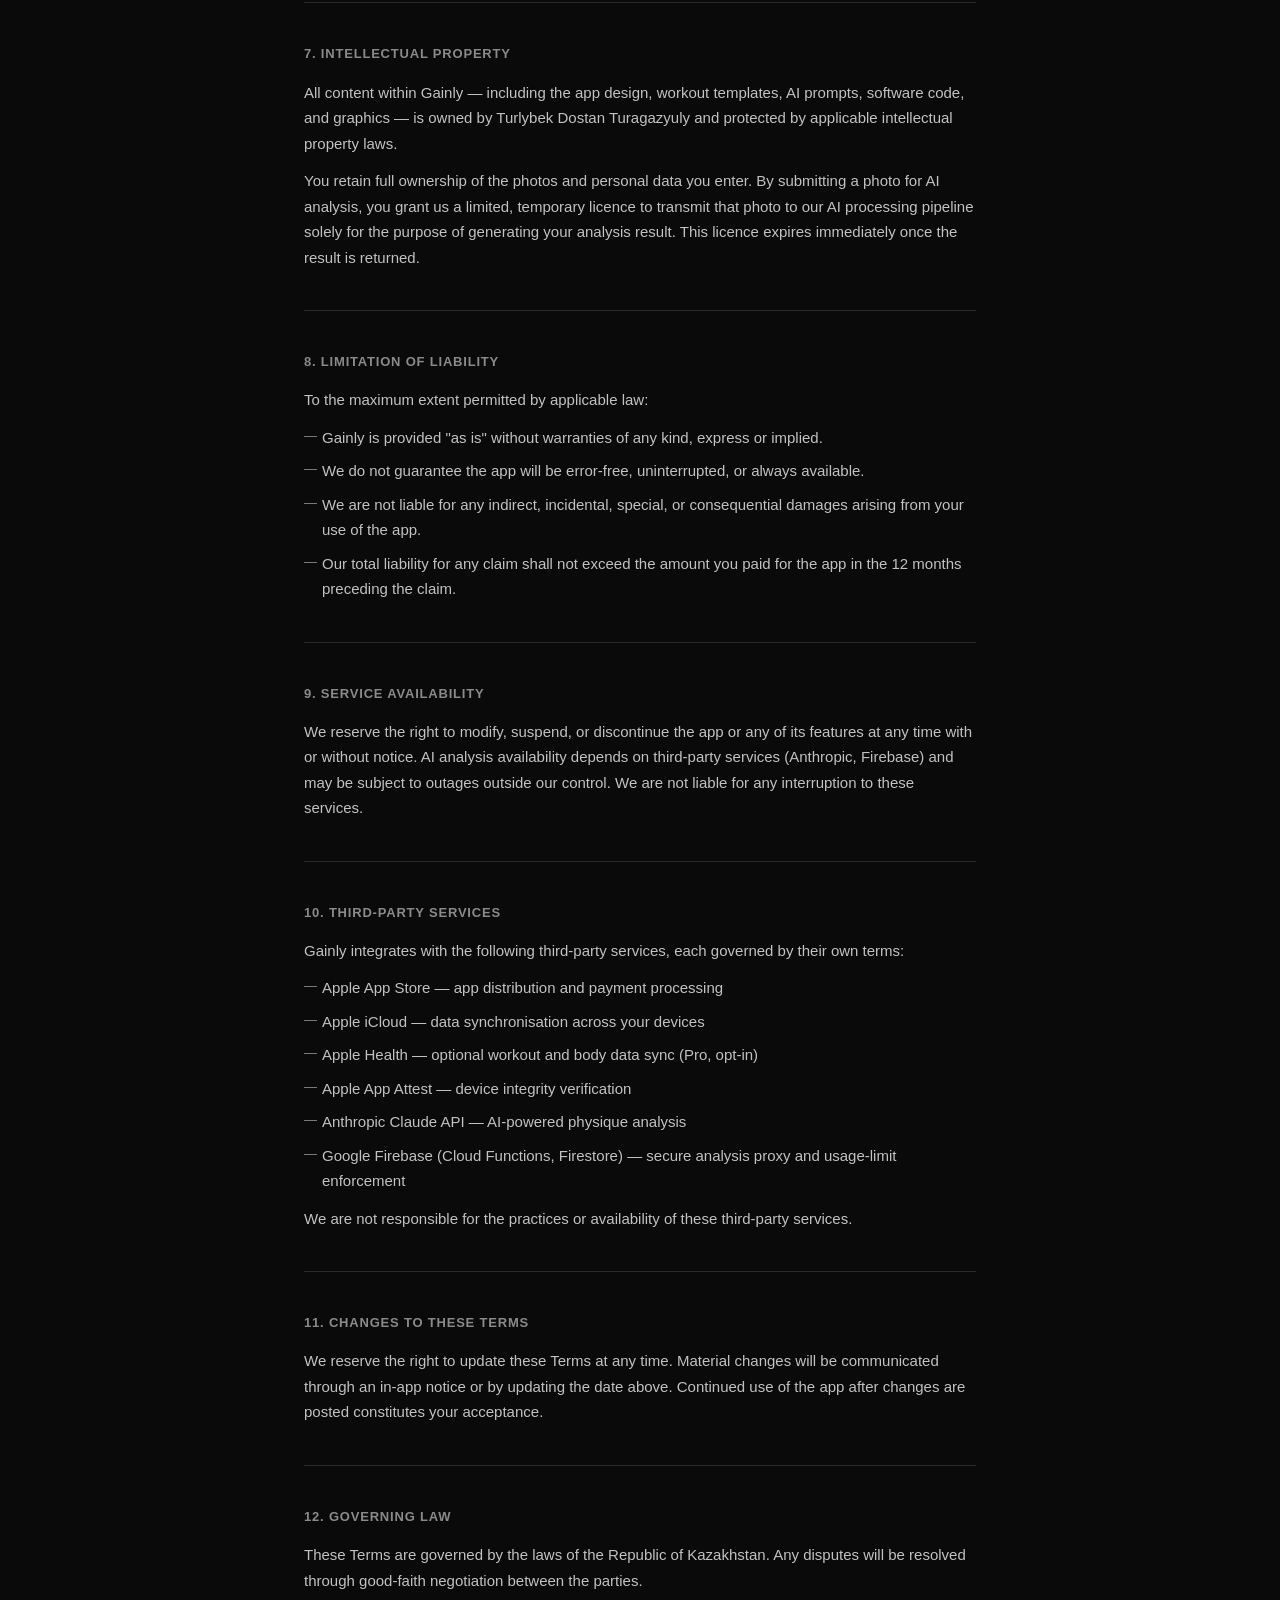
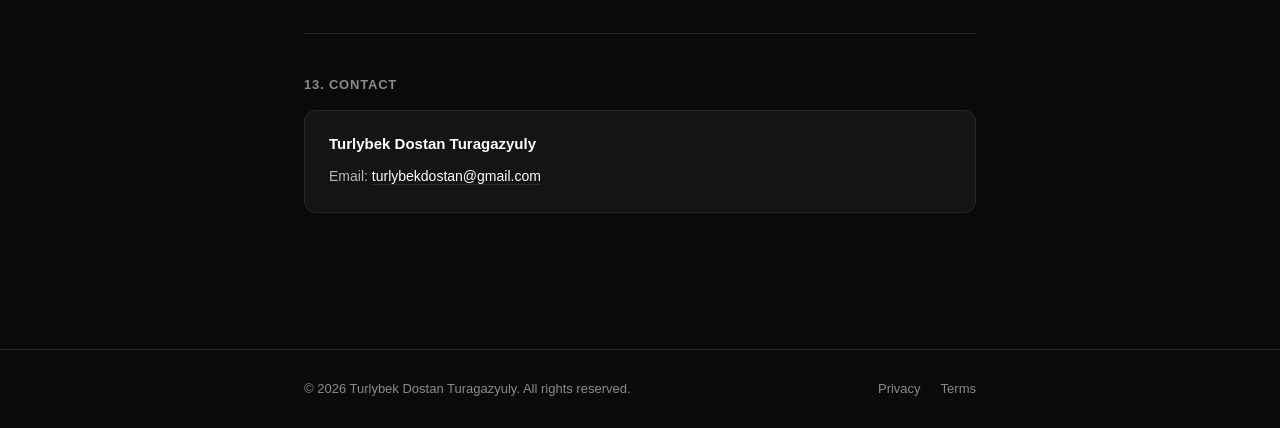
<file: terms.html>
<!DOCTYPE html>
<html lang="en">
<head>
  <meta charset="UTF-8" />
  <meta name="viewport" content="width=device-width, initial-scale=1.0" />
  <title>Terms &amp; Conditions — Gainly</title>
  <link rel="stylesheet" href="style.css" />
</head>
<body>

<header>
  <div class="header-inner">
    <a class="logo" href="index.html">
      <span class="logo-name">Gainly</span>
    </a>
    <nav class="header-nav">
      <a class="header-link" ahref="privacy.html">Privacy</a>
      <a class="header-link" href="terms.html" style="color:var(--text)">Terms</a>
      <a class="header-link" href="support.html">Support</a>
    </nav>
  </div>
</header>

<main>

  <h1>Terms &amp; Conditions</h1>

  <dl class="doc-meta">
    <dt>Effective Date</dt><dd>June 7, 2026</dd>
    <dt>Last Updated</dt><dd>June 20, 2026</dd>
    <dt>Developer</dt><dd>Turlybek Dostan Turagazyuly</dd>
    <dt>Contact</dt><dd><a href="mailto:turlybekdostan@gmail.com">turlybekdostan@gmail.com</a></dd>
  </dl>

  <div class="section">
    <h2>1. Acceptance</h2>
    <p>By downloading, installing, or using Gainly ("the app"), you agree to these Terms and Conditions in full. If you do not agree, do not use the app.</p>
  </div>

  <div class="section-divider"></div>

  <div class="section">
    <h2>2. What Gainly Does</h2>
    <p>Gainly is a fitness progress tracking app that lets you:</p>
    <ul>
      <li>Log workout sessions, sets, reps, and RPE-based effort ratings</li>
      <li>Schedule workouts across the week and follow personalised training plans</li>
      <li>Track body measurements, nutrition, hydration, and daily wellbeing</li>
      <li>Photograph your physique and receive AI-powered analysis scored across Symmetry, Proportions, Conditioning, and Development (Pro subscribers)</li>
      <li>View progress over time through charts, trends, streaks, and personal records</li>
      <li>Optionally sync workout and body data to Apple Health (Pro Lite or Pro)</li>
    </ul>
  </div>

  <div class="section-divider"></div>

  <div class="section">
    <h2>3. Eligibility</h2>
    <p>You must be 18 years of age or older to use Gainly. By using the app you confirm that you meet this requirement. The AI physique analysis feature is designed exclusively for adult users and includes safeguards against processing images of minors.</p>
  </div>

  <div class="section-divider"></div>

  <div class="section">
    <h2>4. Subscription and Billing</h2>

    <h3>4.1 Free Tier</h3>
    <p>Free users receive 1 lifetime AI physique analysis and access to core workout logging, nutrition tracking, and progress charts. This one-time analysis is provided so you can experience the feature before upgrading. Usage limits are subject to change with advance notice.</p>

    <h3>4.2 Pro Lite Subscription</h3>
    <p>Pro Lite unlocks the following non-AI features on a recurring subscription basis:</p>
    <ul>
      <li>Full workout template library</li>
      <li>Advanced body measurement charts, trends, and progress heatmap</li>
      <li>Workout rotation with multi-week scheduling</li>
      <li>Recovery analytics and sleep-score tracking</li>
      <li>Apple Health full sync (workouts, body weight, water)</li>
      <li>Year in Review</li>
      <li>Photo overlay history</li>
      <li>Export training and measurement history to CSV</li>
    </ul>
    <p>Pro Lite does <strong>not</strong> include AI-powered features (physique analysis, plan generation, nutrition scanner, or grocery planner). Those require a Pro subscription.</p>
    <ul>
      <li><strong>Price:</strong> $2.99 / month or $24.99 / year (sale prices may apply).</li>
      <li><strong>Billing:</strong> Charged through your Apple ID on a recurring monthly or annual basis.</li>
      <li><strong>Cancellation:</strong> Cancel any time in iOS Settings → Apple ID → Subscriptions → Gainly. Access continues until the end of the current period.</li>
    </ul>

    <h3>4.3 Pro Subscription</h3>
    <p>Pro includes everything in Pro Lite, plus all AI-powered features:</p>
    <ul>
      <li>5 AI physique analyses per week (resetting every Monday)</li>
      <li>AI-generated training plans tailored to your goal, equipment, and injury profile</li>
      <li>AI nutrition scanner — photograph any meal to log macros instantly</li>
      <li>AI grocery &amp; budget planner</li>
    </ul>
    <ul>
      <li><strong>Trial:</strong> 7 days free on monthly plans. If you do not cancel before the trial ends, the subscription renews automatically at the applicable price.</li>
      <li><strong>Price:</strong> $14.99 / month or $79.99 / year (sale prices may apply).</li>
      <li><strong>Billing:</strong> Charged through your Apple ID on a recurring monthly or annual basis.</li>
      <li><strong>Cancellation:</strong> Cancel any time in iOS Settings → Apple ID → Subscriptions → Gainly. Access continues until the end of the current period. No partial refunds are issued.</li>
      <li><strong>Price changes:</strong> You will be notified through the App Store in advance of any price change.</li>
    </ul>
    <p>All billing is managed by Apple. We do not process payments or store payment information.</p>

    <h3>4.4 Refunds</h3>
    <p>Refund requests must be submitted to Apple at <a href="https://reportaproblem.apple.com" target="_blank" rel="noopener">reportaproblem.apple.com</a>. We do not issue refunds independently of Apple's standard refund policy.</p>
  </div>

  <div class="section-divider"></div>

  <div class="section">
    <h2>5. Acceptable Use</h2>
    <p>You agree to use Gainly only for its intended purpose of personal fitness tracking. You must not:</p>
    <ul>
      <li>Submit photos of minors for AI analysis</li>
      <li>Use the app for any unlawful purpose</li>
      <li>Attempt to reverse-engineer, decompile, or tamper with the app or its backend</li>
      <li>Circumvent usage limits, subscription gates, or other access controls</li>
      <li>Submit photos or content that violates applicable laws or third-party rights</li>
      <li>Use the app in any way that could harm yourself or others</li>
    </ul>
  </div>

  <div class="section-divider"></div>

  <div class="section">
    <h2>6. Health and Fitness Disclaimer</h2>
    <p>Gainly is not a medical application. AI analysis scores, workout progression suggestions, and nutrition guidance are for informational and motivational purposes only. They do not constitute medical advice, diagnosis, or treatment.</p>
    <ul>
      <li>Do not rely on Gainly as a substitute for a qualified healthcare or fitness professional.</li>
      <li>Consult a doctor before beginning a new fitness program, particularly if you have any existing health conditions.</li>
      <li>RPE-based weight suggestions and AI physique scores are algorithmic estimates — they may not reflect your actual health or fitness status.</li>
      <li>We expressly disclaim any liability for health or training decisions made based on information provided by the app.</li>
    </ul>
  </div>

  <div class="section-divider"></div>

  <div class="section">
    <h2>7. Intellectual Property</h2>
    <p>All content within Gainly — including the app design, workout templates, AI prompts, software code, and graphics — is owned by Turlybek Dostan Turagazyuly and protected by applicable intellectual property laws.</p>
    <p>You retain full ownership of the photos and personal data you enter. By submitting a photo for AI analysis, you grant us a limited, temporary licence to transmit that photo to our AI processing pipeline solely for the purpose of generating your analysis result. This licence expires immediately once the result is returned.</p>
  </div>

  <div class="section-divider"></div>

  <div class="section">
    <h2>8. Limitation of Liability</h2>
    <p>To the maximum extent permitted by applicable law:</p>
    <ul>
      <li>Gainly is provided "as is" without warranties of any kind, express or implied.</li>
      <li>We do not guarantee the app will be error-free, uninterrupted, or always available.</li>
      <li>We are not liable for any indirect, incidental, special, or consequential damages arising from your use of the app.</li>
      <li>Our total liability for any claim shall not exceed the amount you paid for the app in the 12 months preceding the claim.</li>
    </ul>
  </div>

  <div class="section-divider"></div>

  <div class="section">
    <h2>9. Service Availability</h2>
    <p>We reserve the right to modify, suspend, or discontinue the app or any of its features at any time with or without notice. AI analysis availability depends on third-party services (Anthropic, Firebase) and may be subject to outages outside our control. We are not liable for any interruption to these services.</p>
  </div>

  <div class="section-divider"></div>

  <div class="section">
    <h2>10. Third-Party Services</h2>
    <p>Gainly integrates with the following third-party services, each governed by their own terms:</p>
    <ul>
      <li>Apple App Store — app distribution and payment processing</li>
      <li>Apple iCloud — data synchronisation across your devices</li>
      <li>Apple Health — optional workout and body data sync (Pro, opt-in)</li>
      <li>Apple App Attest — device integrity verification</li>
      <li>Anthropic Claude API — AI-powered physique analysis</li>
      <li>Google Firebase (Cloud Functions, Firestore) — secure analysis proxy and usage-limit enforcement</li>
    </ul>
    <p>We are not responsible for the practices or availability of these third-party services.</p>
  </div>

  <div class="section-divider"></div>

  <div class="section">
    <h2>11. Changes to These Terms</h2>
    <p>We reserve the right to update these Terms at any time. Material changes will be communicated through an in-app notice or by updating the date above. Continued use of the app after changes are posted constitutes your acceptance.</p>
  </div>

  <div class="section-divider"></div>

  <div class="section">
    <h2>12. Governing Law</h2>
    <p>These Terms are governed by the laws of the Republic of Kazakhstan. Any disputes will be resolved through good-faith negotiation between the parties.</p>
  </div>

  <div class="section-divider"></div>

  <div class="section">
    <h2>13. Contact</h2>
    <div class="contact-card">
      <strong>Turlybek Dostan Turagazyuly</strong>
      <p>Email: <a href="mailto:turlybekdostan@gmail.com">turlybekdostan@gmail.com</a></p>
    </div>
  </div>

</main>

<footer>
  <div class="footer-inner">
    <p>© 2026 Turlybek Dostan Turagazyuly. All rights reserved.</p>
    <div class="footer-links">
      <a href="privacy.html">Privacy</a>
      <a href="terms.html">Terms</a>
    </div>
  </div>
</footer>

</body>
</html>
</file>
<file: style.css>
*, *::before, *::after { box-sizing: border-box; margin: 0; padding: 0; }

:root {
  --bg:      #0A0A0A;
  --surface: #141414;
  --border:  #2A2A2A;
  --text:    #FFFFFF;
  --muted:   #8A8A8A;
  --accent:  #FFFFFF;
  --radius:  12px;
  --font:    -apple-system, "SF Pro Text", "Helvetica Neue", Arial, sans-serif;
}

html { scroll-behavior: smooth; }

body {
  background: var(--bg);
  color: var(--text);
  font-family: var(--font);
  font-size: 16px;
  line-height: 1.7;
  min-height: 100vh;
}

/* ── HEADER ──────────────────────────────── */
header {
  border-bottom: 1px solid var(--border);
  padding: 28px 0 24px;
}
.header-inner {
  max-width: 720px;
  margin: 0 auto;
  padding: 0 24px;
  display: flex;
  align-items: center;
  justify-content: space-between;
  gap: 16px;
}
.logo {
  display: flex;
  align-items: center;
  gap: 10px;
  text-decoration: none;
  color: var(--text);
}
.logo-name {
  font-size: 18px;
  font-weight: 700;
  letter-spacing: -0.3px;
}
.header-nav {
  display: flex;
  align-items: center;
  gap: 20px;
}
.header-link {
  font-size: 14px;
  color: var(--muted);
  text-decoration: none;
  transition: color 0.2s;
}
.header-link:hover { color: var(--text); }

/* ── MAIN ────────────────────────────────── */
main {
  max-width: 720px;
  margin: 0 auto;
  padding: 48px 24px 96px;
}

/* ── SECTION ─────────────────────────────── */
.section { margin-bottom: 40px; }
.section-divider {
  width: 100%;
  height: 1px;
  background: var(--border);
  margin: 40px 0;
}

/* ── TYPOGRAPHY ──────────────────────────── */
h1 {
  font-size: 28px;
  font-weight: 700;
  letter-spacing: -0.5px;
  margin-bottom: 32px;
  line-height: 1.2;
}
h2 {
  font-size: 13px;
  font-weight: 600;
  text-transform: uppercase;
  letter-spacing: 0.8px;
  color: var(--muted);
  margin-bottom: 14px;
}
h3 {
  font-size: 15px;
  font-weight: 600;
  color: var(--text);
  margin: 20px 0 10px;
}
p {
  font-size: 15px;
  color: rgba(255,255,255,0.75);
  margin-bottom: 12px;
}

/* ── LISTS ───────────────────────────────── */
ul {
  list-style: none;
  padding: 0;
  margin: 0 0 12px;
}
ul li {
  position: relative;
  padding-left: 18px;
  font-size: 15px;
  color: rgba(255,255,255,0.75);
  margin-bottom: 8px;
}
ul li::before {
  content: '—';
  position: absolute;
  left: 0;
  color: var(--muted);
  font-size: 13px;
}

/* ── LINKS ───────────────────────────────── */
a {
  color: var(--text);
  text-decoration: underline;
  text-underline-offset: 3px;
  text-decoration-color: var(--border);
  transition: text-decoration-color 0.2s;
}
a:hover { text-decoration-color: var(--text); }

/* ── META BLOCK ─────────────────────────── */
.doc-meta {
  background: var(--surface);
  border: 1px solid var(--border);
  border-radius: var(--radius);
  padding: 20px 24px;
  margin-bottom: 40px;
  display: grid;
  grid-template-columns: auto 1fr;
  gap: 4px 16px;
}
.doc-meta dt {
  font-size: 12px;
  color: var(--muted);
  font-weight: 500;
  text-transform: uppercase;
  letter-spacing: 0.5px;
  padding-top: 2px;
}
.doc-meta dd {
  font-size: 14px;
  color: var(--text);
}
.doc-meta a { color: var(--text); text-underline-offset: 3px; }
.doc-meta a:hover { color: var(--muted); }

/* ── TABLE ───────────────────────────────── */
.table-wrap {
  overflow-x: auto;
  margin: 16px 0 24px;
  border-radius: var(--radius);
  border: 1px solid var(--border);
}
table {
  width: 100%;
  border-collapse: collapse;
  font-size: 14px;
}
thead tr { background: var(--surface); }
th {
  padding: 12px 16px;
  text-align: left;
  font-weight: 600;
  font-size: 12px;
  text-transform: uppercase;
  letter-spacing: 0.5px;
  color: var(--muted);
  border-bottom: 1px solid var(--border);
  white-space: nowrap;
}
td {
  padding: 12px 16px;
  color: rgba(255,255,255,0.75);
  border-bottom: 1px solid var(--border);
  vertical-align: top;
}
tr:last-child td { border-bottom: none; }
tbody tr:hover { background: rgba(255,255,255,0.02); }

/* ── CONTACT CARD ────────────────────────── */
.contact-card {
  background: var(--surface);
  border: 1px solid var(--border);
  border-radius: var(--radius);
  padding: 20px 24px;
  margin-top: 12px;
}
.contact-card p {
  margin-bottom: 4px;
  font-size: 14px;
  color: rgba(255,255,255,0.7);
}
.contact-card strong {
  display: block;
  font-size: 15px;
  font-weight: 600;
  color: var(--text);
  margin-bottom: 8px;
}

/* ── FOOTER ──────────────────────────────── */
footer {
  border-top: 1px solid var(--border);
  padding: 28px 0;
}
.footer-inner {
  max-width: 720px;
  margin: 0 auto;
  padding: 0 24px;
  display: flex;
  align-items: center;
  justify-content: space-between;
  gap: 16px;
  flex-wrap: wrap;
}
.footer-links {
  display: flex;
  gap: 20px;
  align-items: center;
}
.footer-inner p {
  font-size: 13px;
  color: var(--muted);
  margin: 0;
}
.footer-inner a {
  font-size: 13px;
  color: var(--muted);
  text-decoration: none;
  text-underline-offset: 3px;
}
.footer-inner a:hover { color: var(--text); }

/* ── LANDING: HERO ───────────────────────── */
.hero {
  padding: 80px 0 72px;
  text-align: center;
}
.hero-badge {
  display: inline-block;
  font-size: 12px;
  font-weight: 500;
  color: var(--muted);
  letter-spacing: 0.8px;
  text-transform: uppercase;
  border: 1px solid var(--border);
  border-radius: 100px;
  padding: 5px 14px;
  margin-bottom: 28px;
}
.hero h1 {
  font-size: 52px;
  font-weight: 800;
  letter-spacing: -1.5px;
  line-height: 1.05;
  margin-bottom: 20px;
  color: var(--text);
}
.hero p {
  font-size: 18px;
  color: var(--muted);
  max-width: 460px;
  margin: 0 auto 36px;
  line-height: 1.6;
}
.hero-cta {
  display: inline-flex;
  align-items: center;
  gap: 10px;
  background: var(--text);
  color: var(--bg);
  text-decoration: none;
  font-size: 15px;
  font-weight: 600;
  padding: 14px 28px;
  border-radius: 100px;
  transition: opacity 0.2s;
}
.hero-cta:hover { opacity: 0.88; text-decoration-color: transparent; color: var(--bg); }

/* ── LANDING: FEATURES ───────────────────── */
.features {
  display: grid;
  grid-template-columns: repeat(2, 1fr);
  gap: 1px;
  background: var(--border);
  border: 1px solid var(--border);
  border-radius: var(--radius);
  overflow: hidden;
  margin-bottom: 64px;
}
.feature {
  background: var(--surface);
  padding: 28px 24px;
}
.feature-icon {
  font-size: 22px;
  margin-bottom: 14px;
  line-height: 1;
  display: block;
}
.feature h3 {
  font-size: 15px;
  font-weight: 600;
  color: var(--text);
  margin: 0 0 6px;
}
.feature p {
  font-size: 13px;
  color: var(--muted);
  margin: 0;
  line-height: 1.5;
}

/* ── LANDING: STATS ──────────────────────── */
.stats {
  display: grid;
  grid-template-columns: repeat(3, 1fr);
  gap: 24px;
  margin-bottom: 64px;
  text-align: center;
}
.stat-value {
  font-size: 36px;
  font-weight: 800;
  letter-spacing: -1px;
  color: var(--text);
  display: block;
  line-height: 1;
  margin-bottom: 6px;
}
.stat-label {
  font-size: 13px;
  color: var(--muted);
}

/* ── LANDING: SECTION TITLE ──────────────── */
.section-heading {
  font-size: 13px;
  font-weight: 600;
  text-transform: uppercase;
  letter-spacing: 0.8px;
  color: var(--muted);
  margin-bottom: 20px;
}

/* ── LANDING: CTA STRIP ──────────────────── */
.cta-strip {
  background: var(--surface);
  border: 1px solid var(--border);
  border-radius: var(--radius);
  padding: 36px 32px;
  text-align: center;
  margin-bottom: 0;
}
.cta-strip h2 {
  font-size: 22px;
  font-weight: 700;
  letter-spacing: -0.4px;
  color: var(--text);
  text-transform: none;
  letter-spacing: normal;
  margin-bottom: 8px;
}
.cta-strip p {
  font-size: 14px;
  color: var(--muted);
  margin-bottom: 24px;
}
.btn-primary {
  display: inline-flex;
  align-items: center;
  gap: 8px;
  background: var(--text);
  color: var(--bg);
  text-decoration: none;
  font-size: 14px;
  font-weight: 600;
  padding: 12px 24px;
  border-radius: 100px;
  transition: opacity 0.2s;
}
.btn-primary:hover { opacity: 0.88; text-decoration-color: transparent; color: var(--bg); }

/* ── RESPONSIVE ──────────────────────────── */
@media (max-width: 600px) {
  h1 { font-size: 22px; }
  .hero h1 { font-size: 36px; }
  .hero p { font-size: 16px; }
  .features { grid-template-columns: 1fr; }
  .stats { grid-template-columns: repeat(2, 1fr); }
  .doc-meta { grid-template-columns: 1fr; gap: 6px; }
  .doc-meta dt { margin-top: 6px; }
  .footer-inner { flex-direction: column; align-items: flex-start; gap: 8px; }
  .cta-strip { padding: 28px 20px; }
}
</file>
